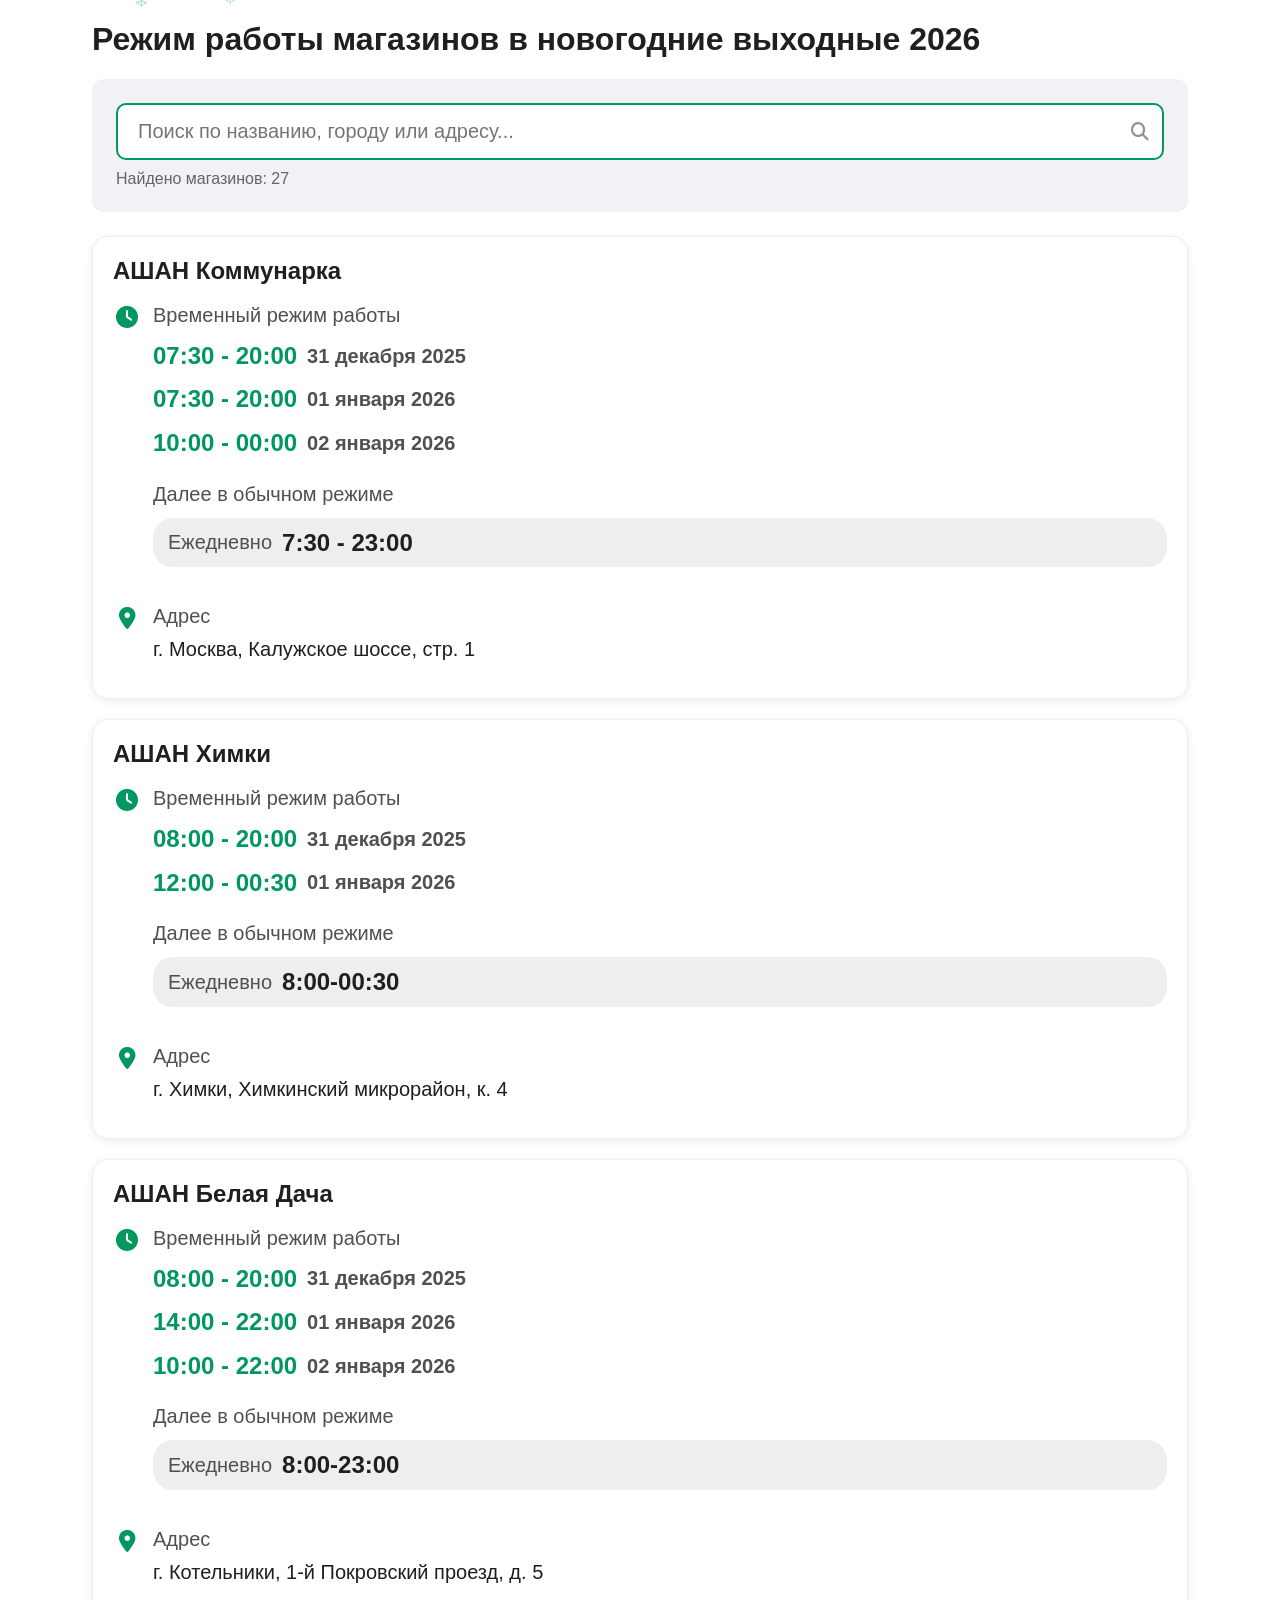
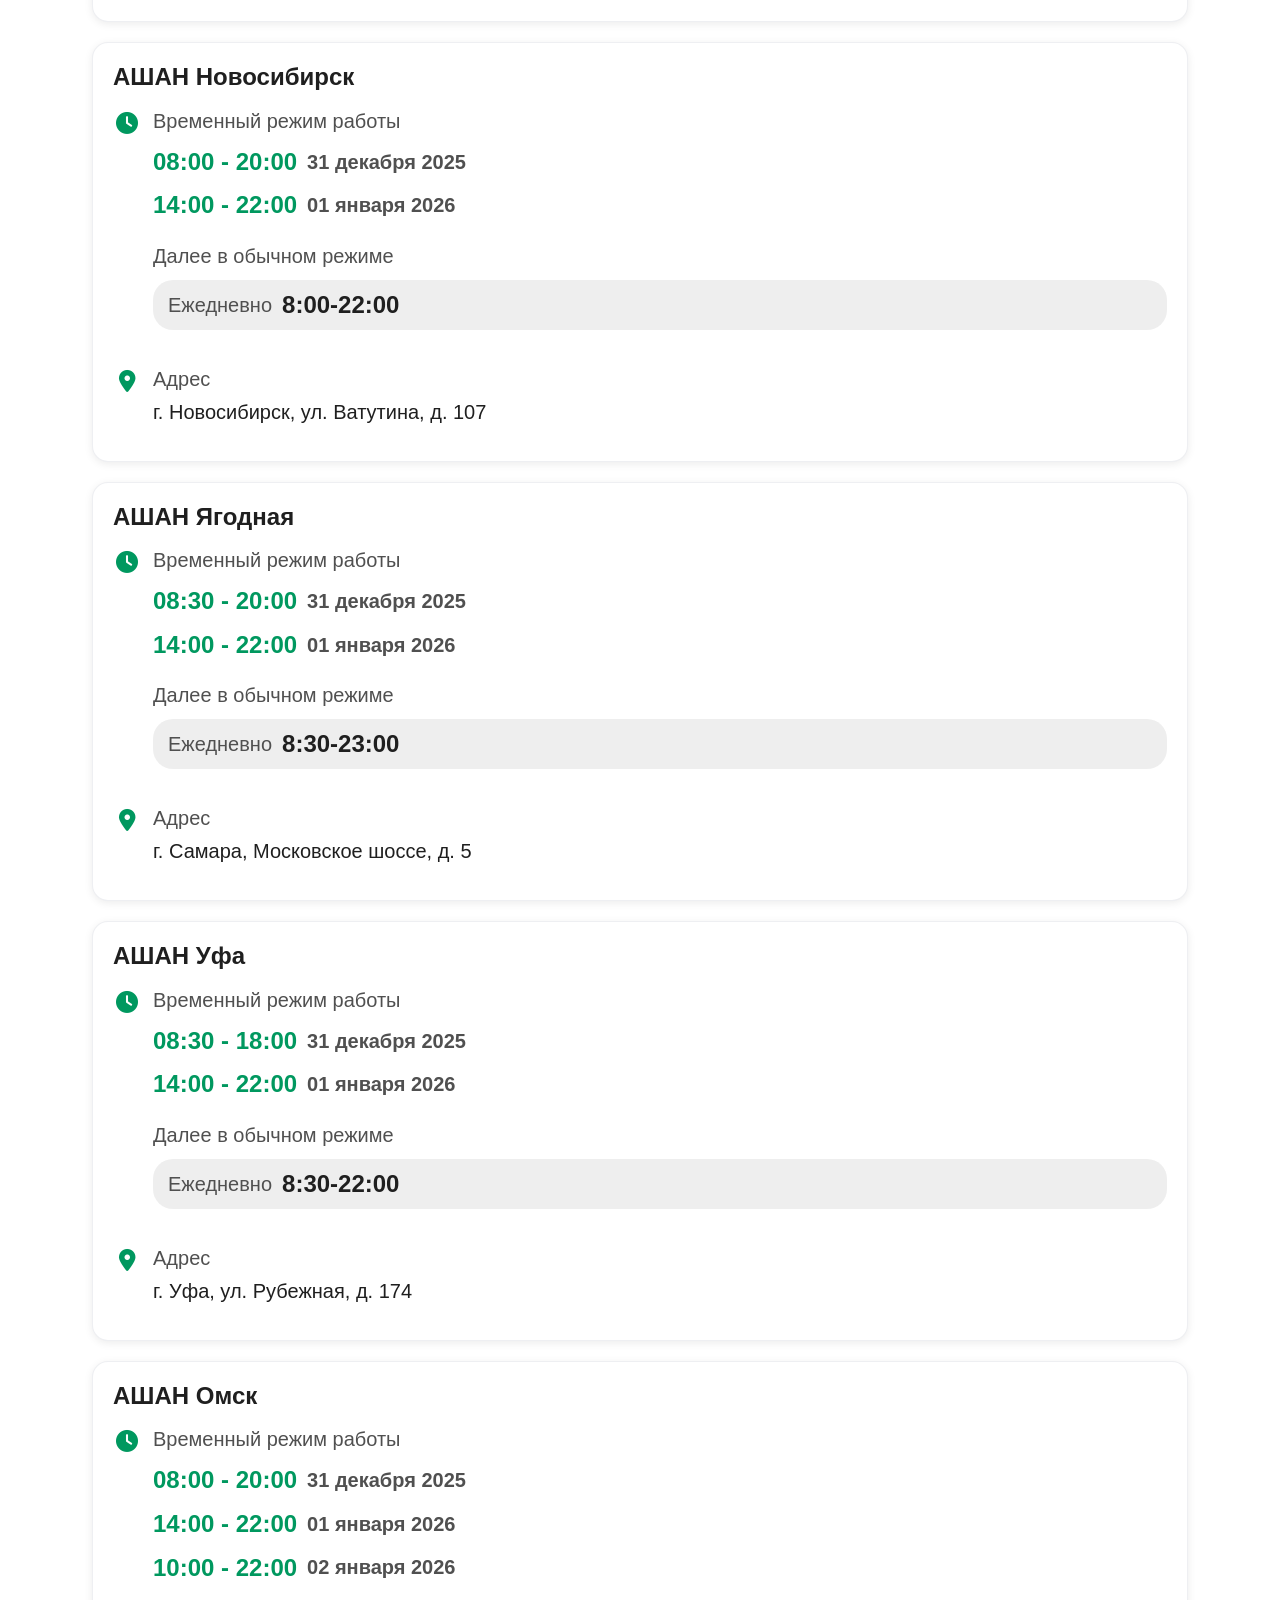
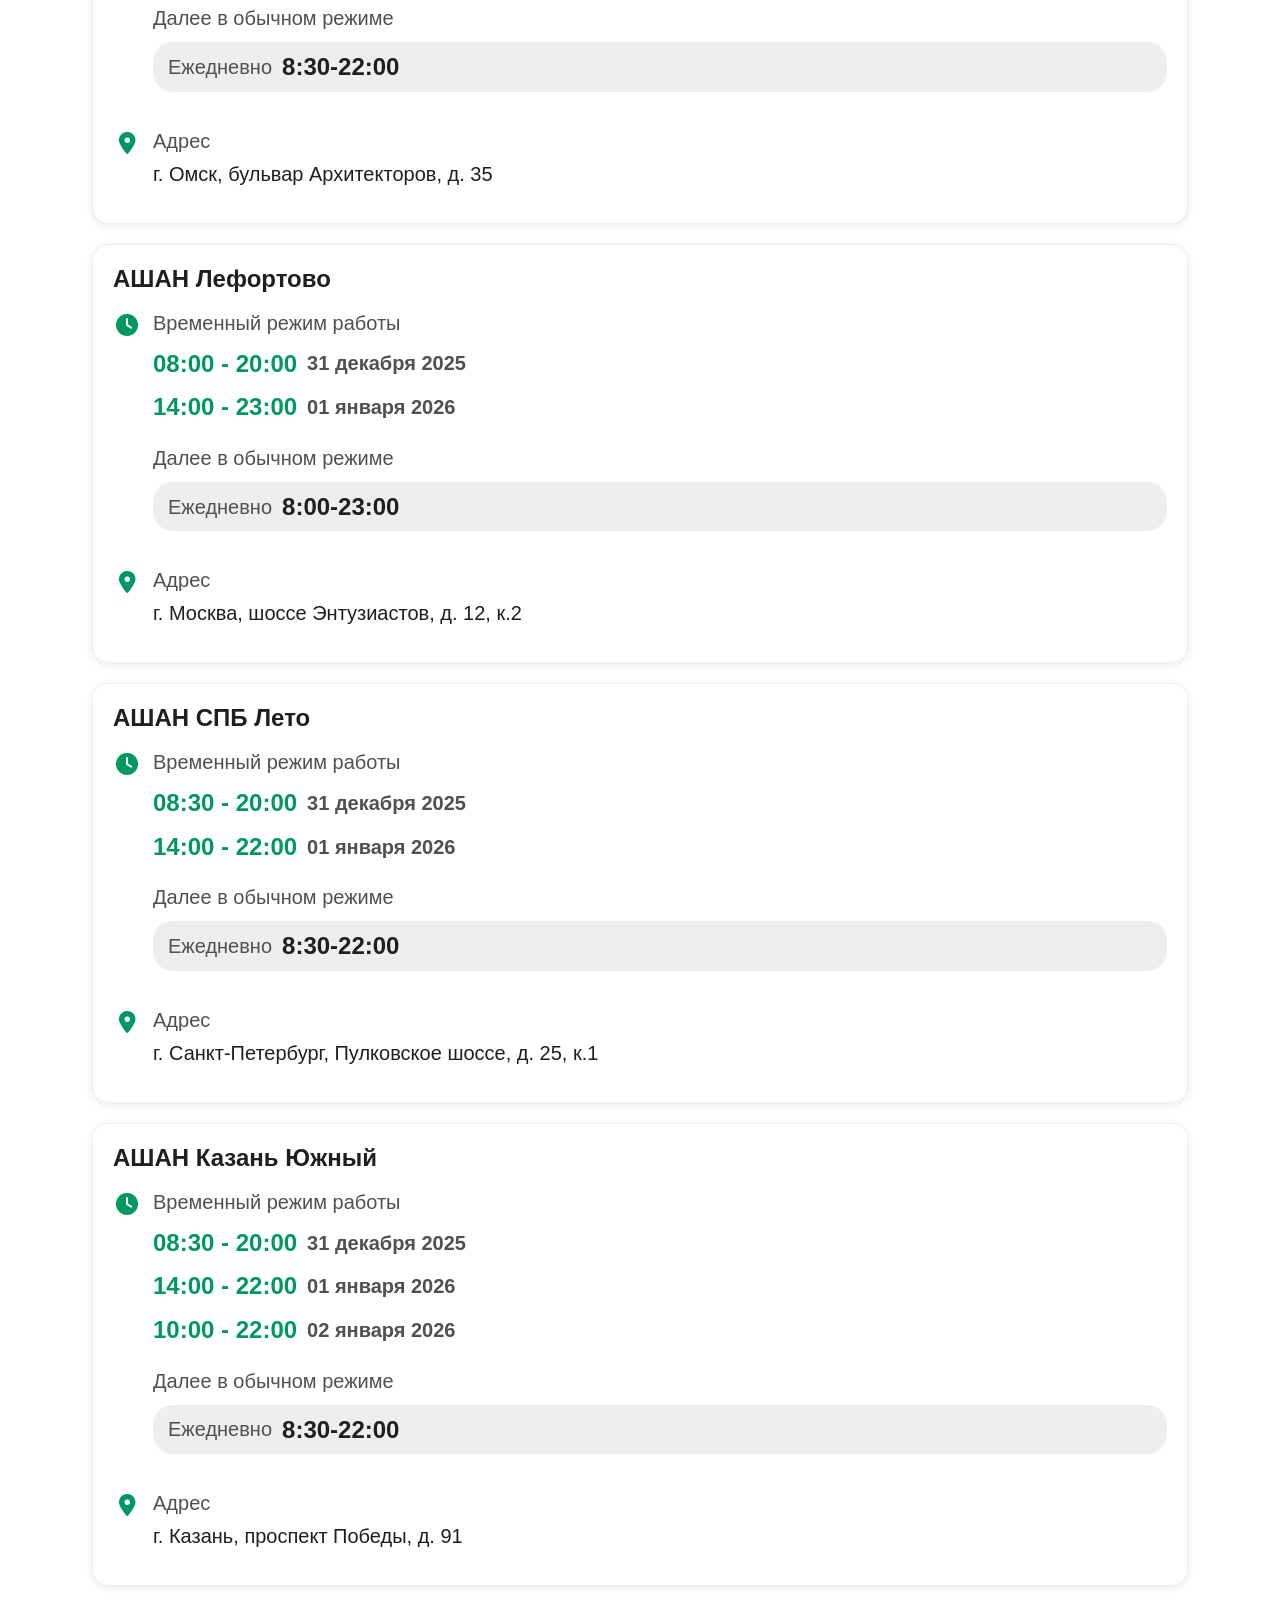
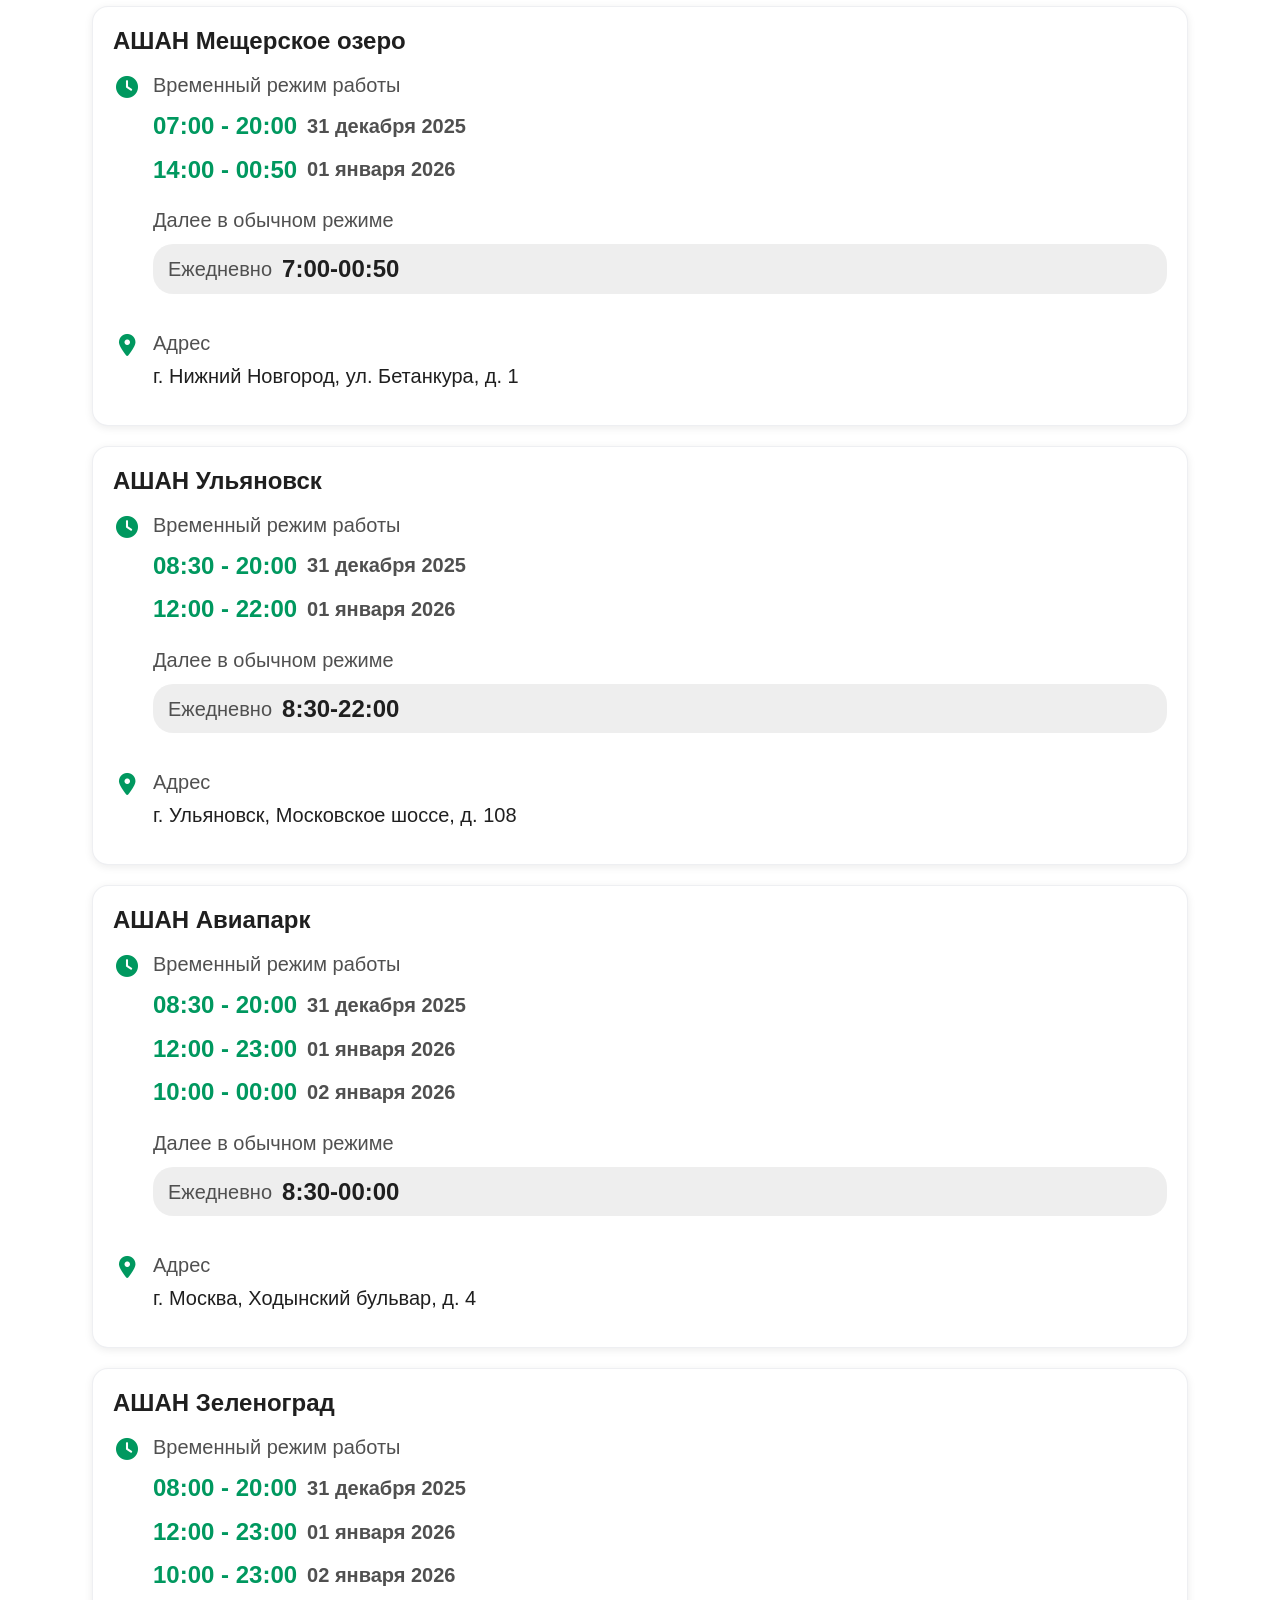
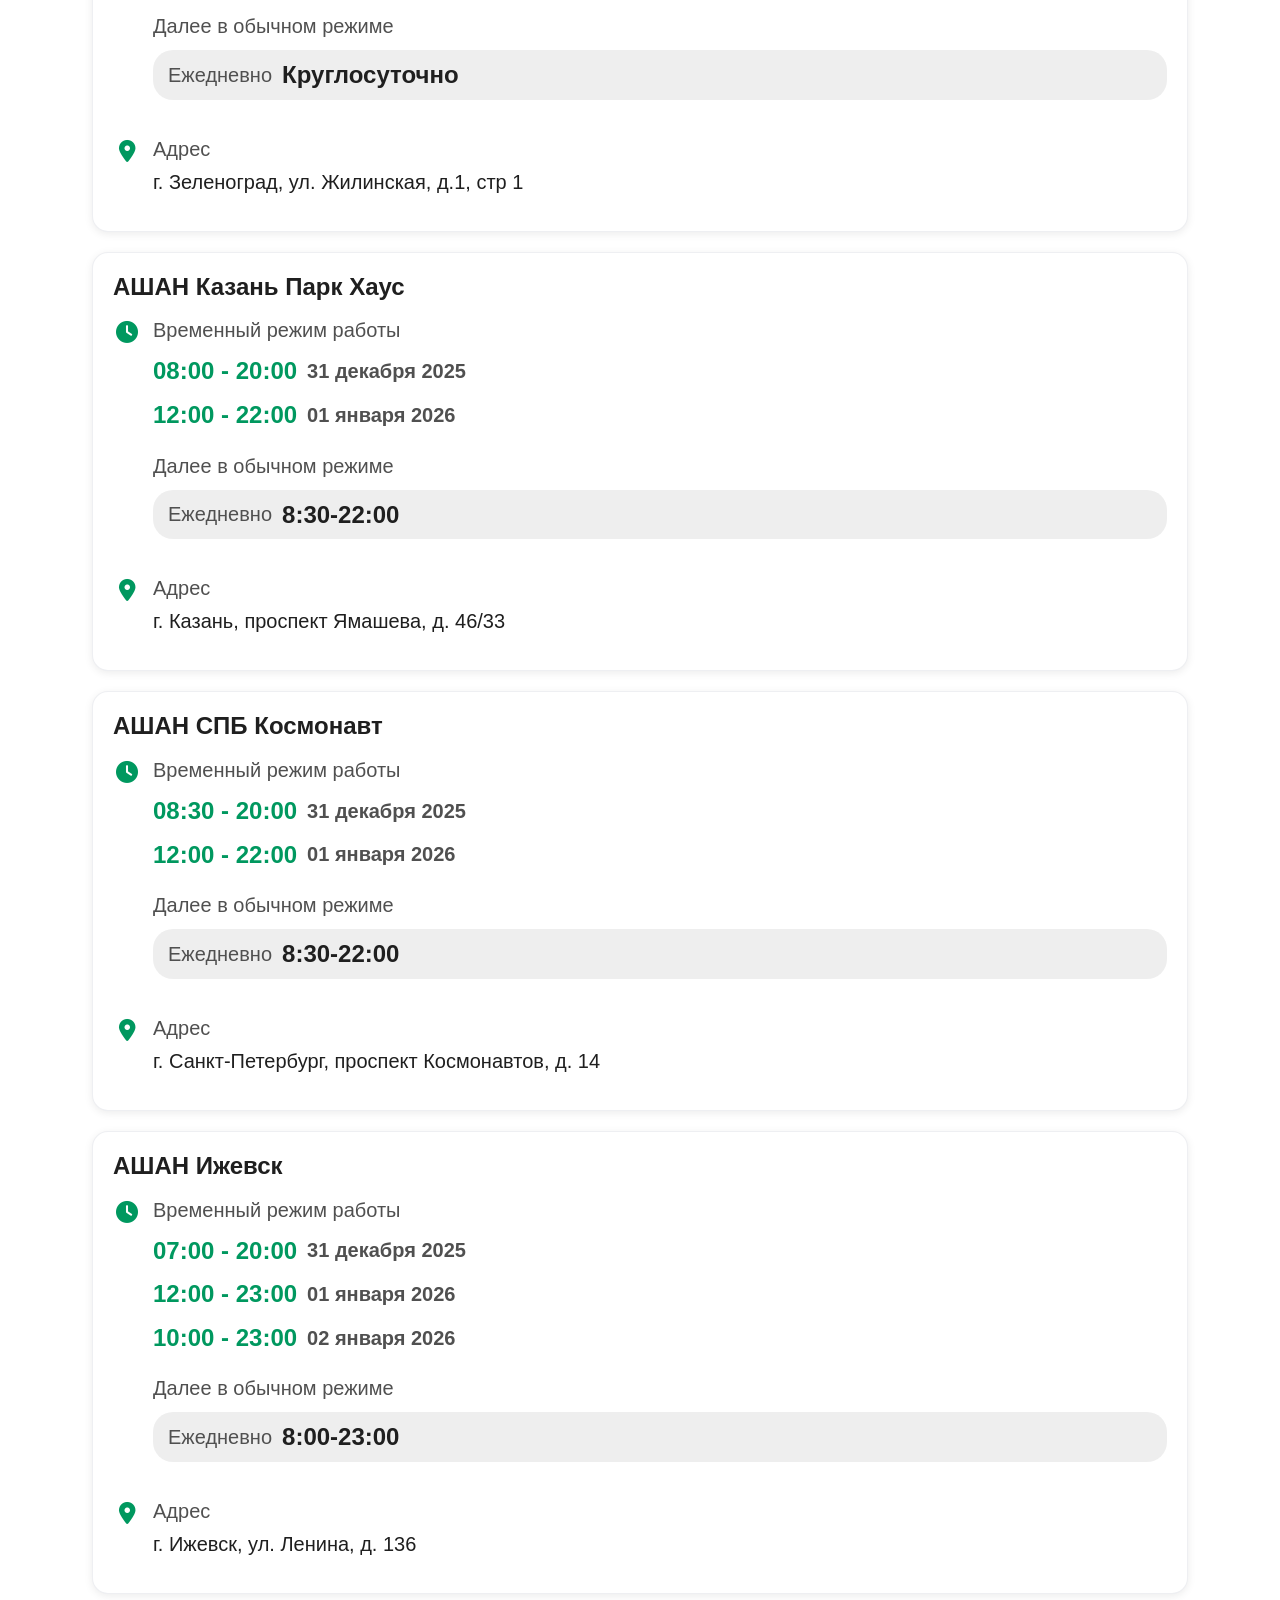
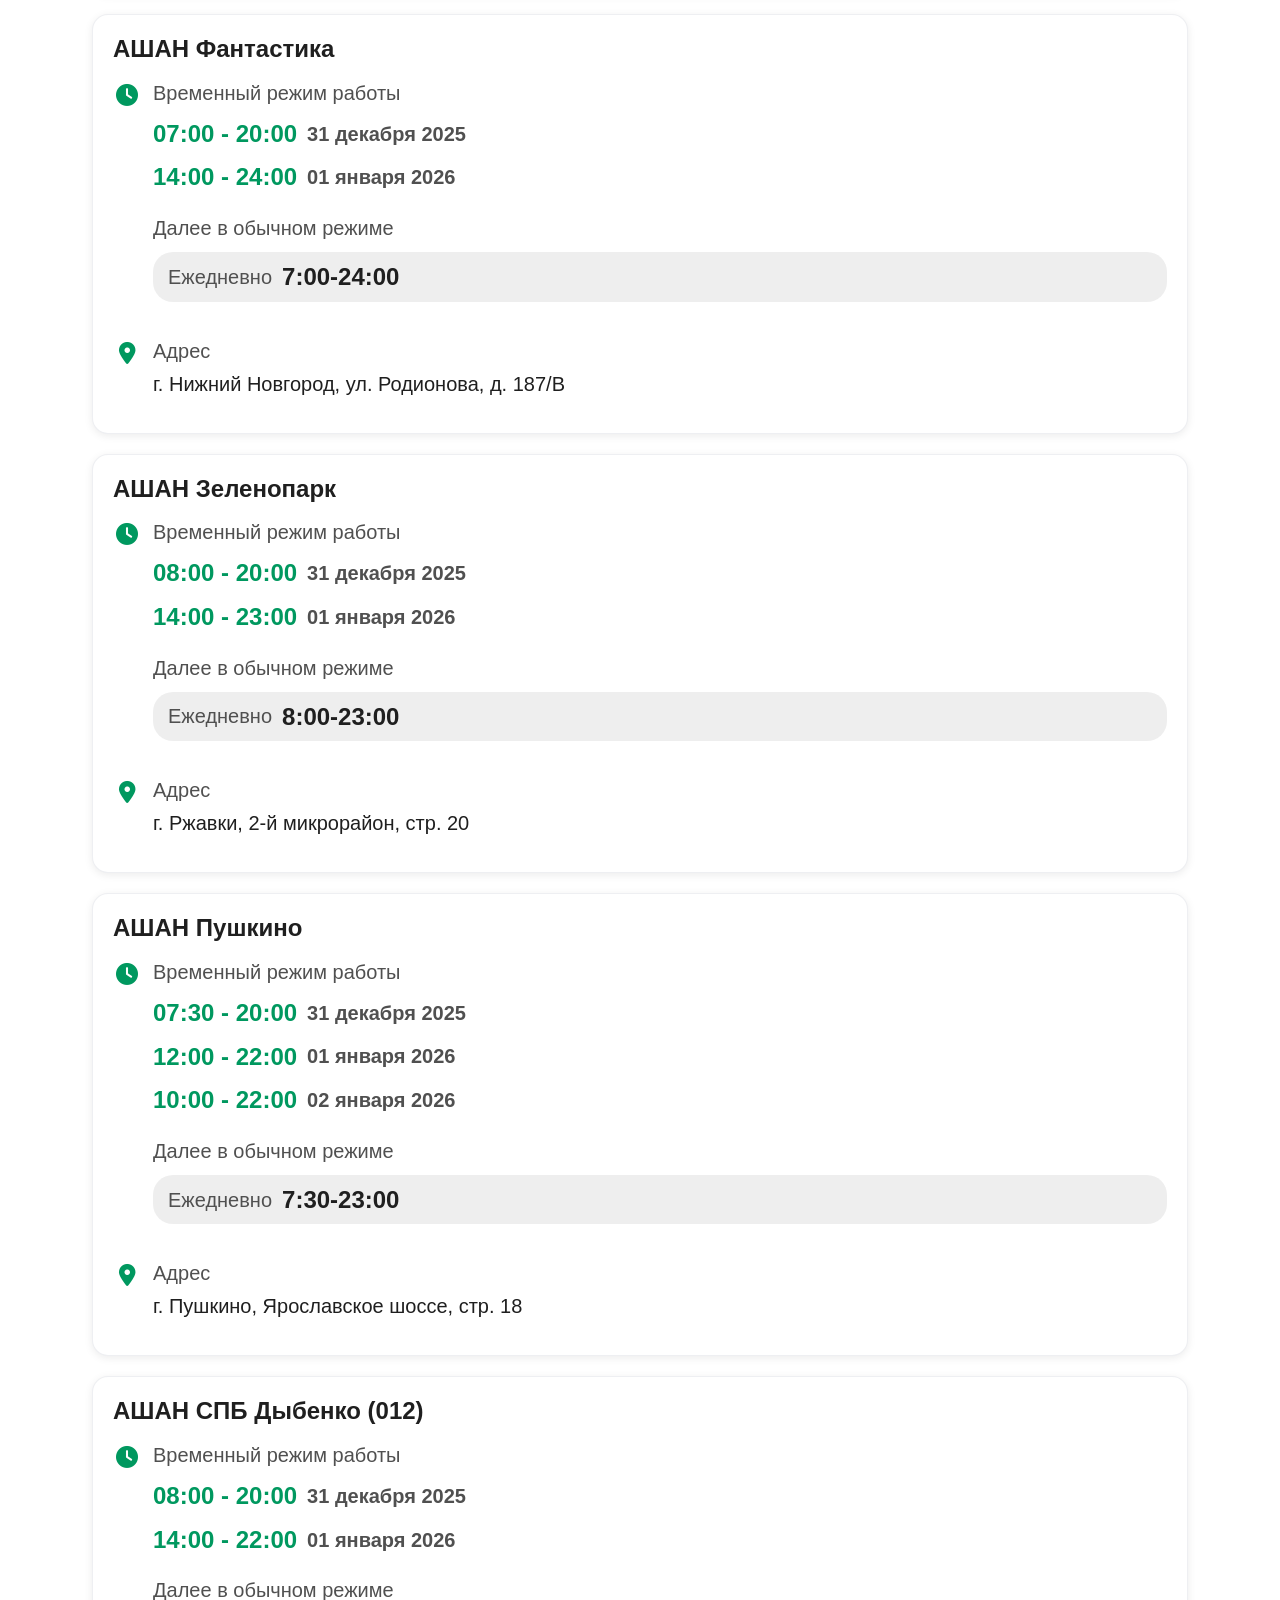
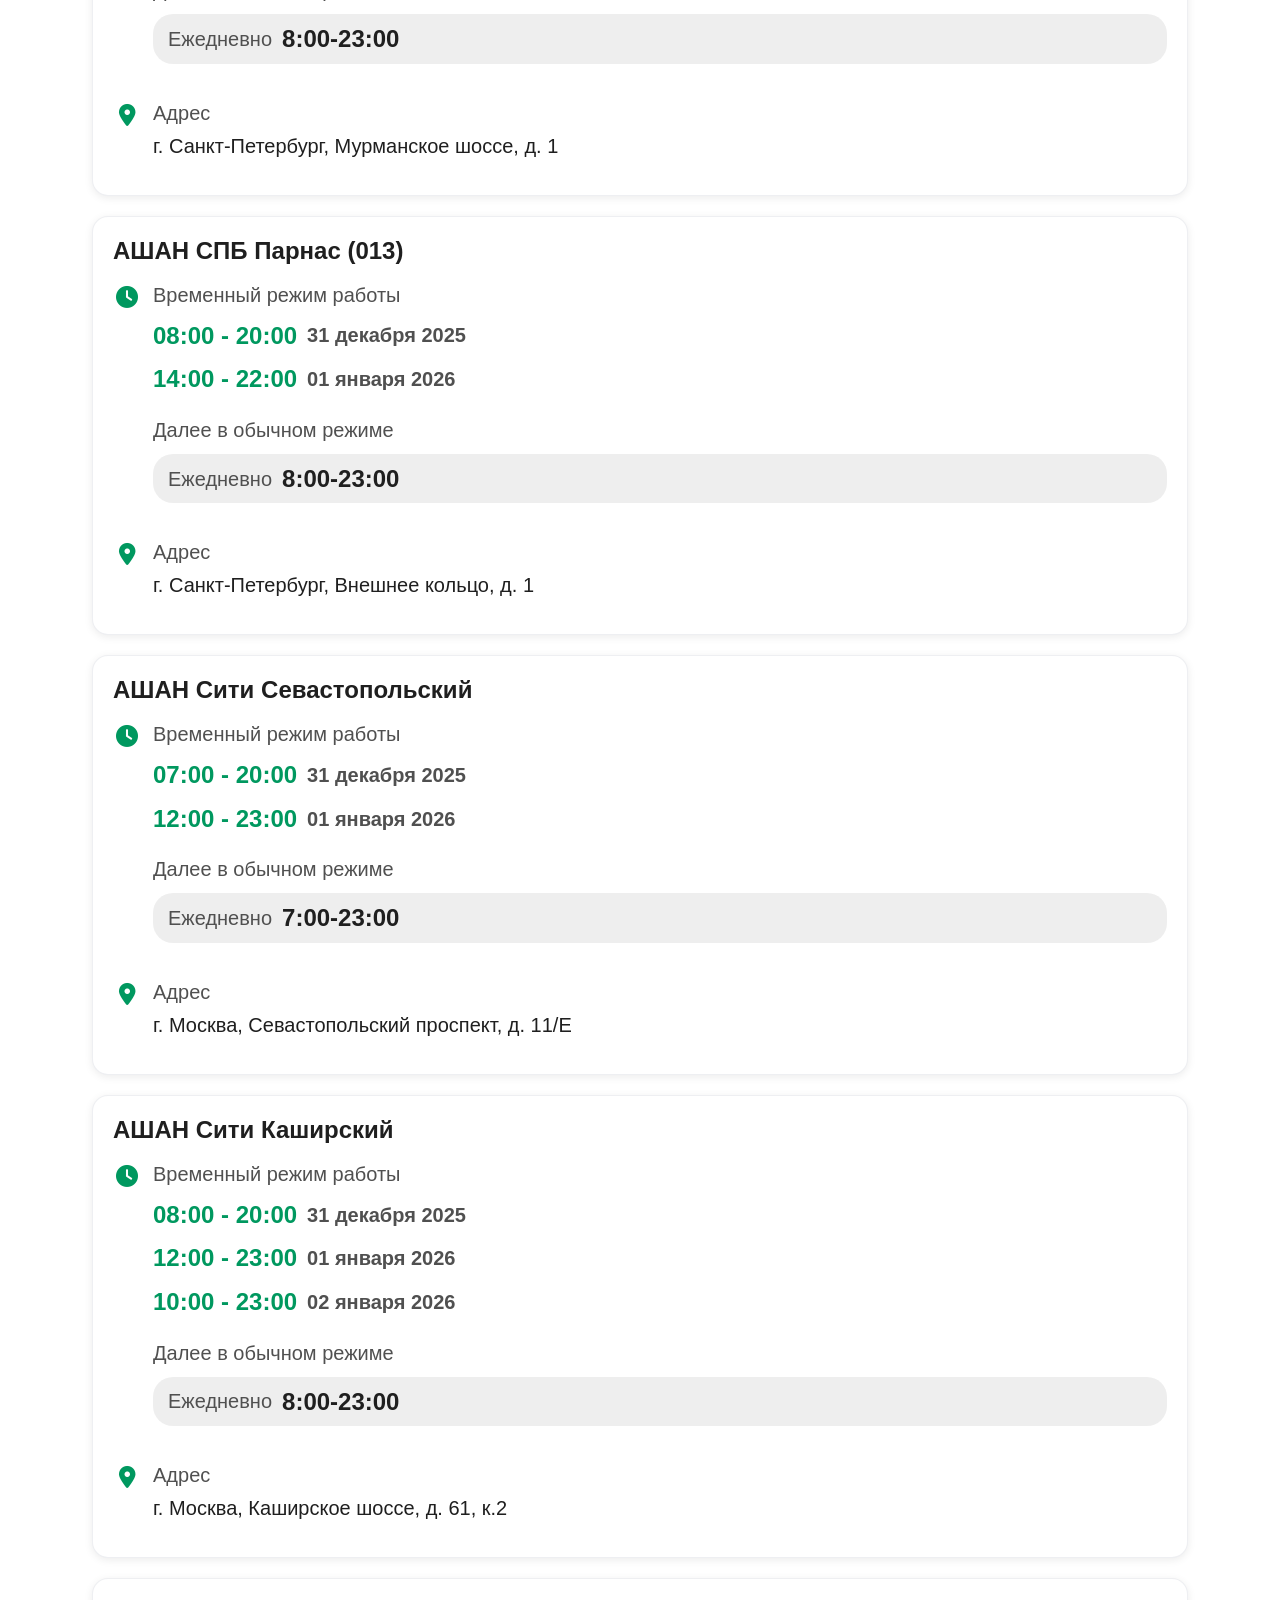
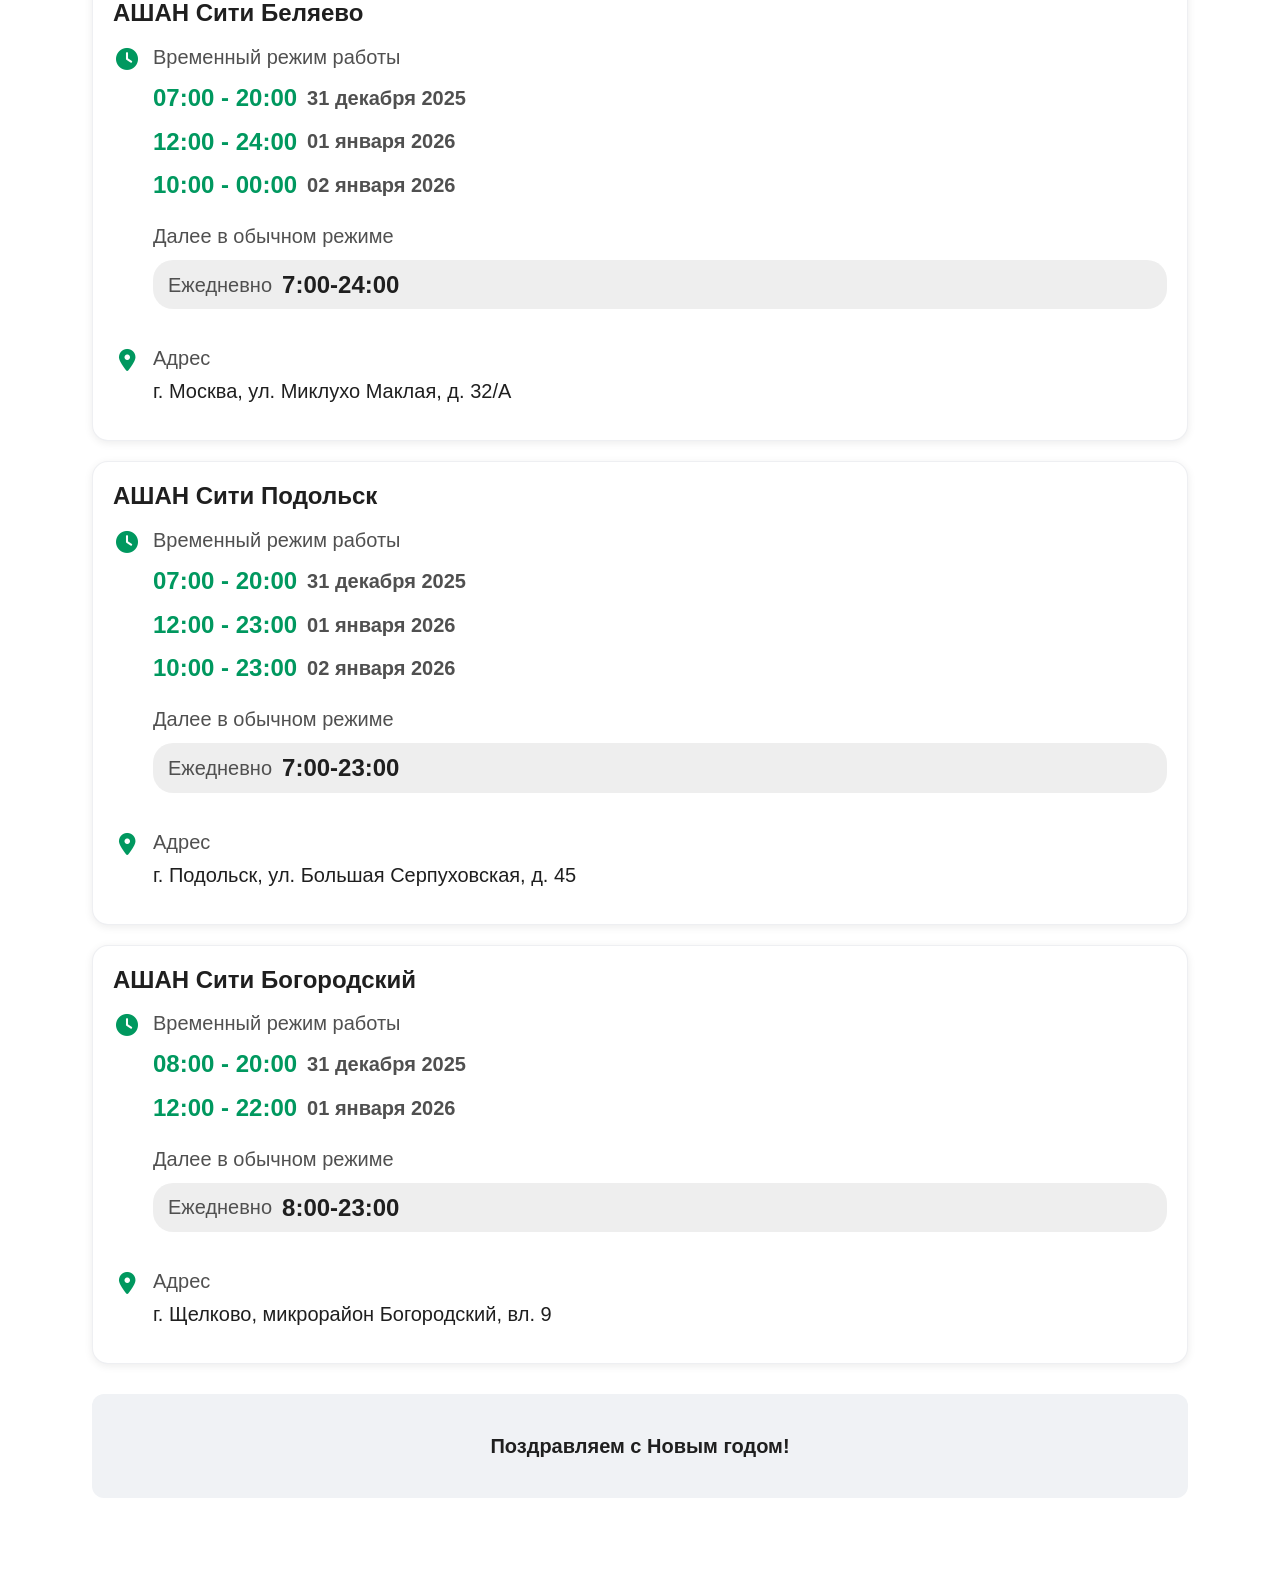
<file: auchan_2026.html>
<!DOCTYPE html>
<html lang="ru">
<head>
    <meta charset="UTF-8">
    <meta content="width=device-width, initial-scale=1" name="viewport">
    <title>Режим работы магазинов на Новый год 2026</title>
    <link rel="stylesheet" href="https://cdnjs.cloudflare.com/ajax/libs/font-awesome/6.4.0/css/all.min.css">

    <style>
        /*-------------------------------------ОБЩИЕ СТИЛИ-------------------------------------*/

        @font-face {
            font-family: "Raleway";
            font-style: normal;
            font-weight: 700;
            src: url("https://www.auchan.ru/storage/infopage_z1OsJG9a/Raleway-Bold.woff2") format("woff2"), url("https://www.auchan.ru/storage/infopage_z1OsJG9a/Raleway-Bold.ttf") format("ttf");
        }

        @font-face {
            font-family: "Raleway";
            font-style: normal;
            font-weight: 500;
            src: url("https://www.auchan.ru/storage/infopage_z1OsJG9a/Raleway-Medium.woff2") format("woff2"), url("https://www.auchan.ru/storage/infopage_z1OsJG9a/Raleway-Medium.ttf") format("ttf");
        }

        @font-face {
            font-family: "Raleway";
            font-style: normal;
            font-weight: 600;
            src: url("https://www.auchan.ru/storage/infopage_z1OsJG9a/Raleway-SemiBold.woff2") format("woff2"), url("https://www.auchan.ru/storage/infopage_z1OsJG9a/Raleway-SemiBold.ttf") format("ttf");
        }

        body {
            padding: 0;
            margin: 0;
            background-color: #f5f5f5;
        }

        .land * {
            text-size-adjust: none;
            -webkit-text-size-adjust: none;
            -moz-text-size-adjust: none;
            -ms-text-size-adjust: none;
        }

        .land p strong,
        .land p a,
        .land a {
            font-size: inherit;
            color: inherit;
            line-height: inherit;
        }
        .land a {
            font-weight: inherit;
            text-decoration: underline;
        }

        .land ul li,
        .land ol li {
            margin: 0;
        }

        .land {
            width: 100%;
            margin: 0 auto;
            padding: 0px;
            box-sizing: border-box;
            position: relative;
            display: block;
            overflow: hidden;
            z-index: 1;
            font-weight: 500;
            font-size: 20px;
            background-color: rgba(255, 255, 255, 1);
            color: rgb(31, 31, 31);
            font-family: "Raleway", Arial, Helvetica, sans-serif;

            --var-green: rgba(208, 235, 223, 1);
            --var-gray: rgba(240, 242, 245, 1);
            --var-darkgreen: rgba(0, 152, 95, 1);
            --var-smallText: 12px;
            --var-middleText: 14px;
            --var-headerSmall: 18px;
            --var-headerBig: 20px;
        }

        .land h2 {
            color: inherit;
            line-height: 1.15;
            margin: 0 0 24px;
        }
        .land p {
            color: inherit;
            line-height: 1.2;
        }
        .land strong {
            font-weight: bolder;
            font-size: inherit;
        }
        .land .section {
            padding: 24px 16px;
            width: 98%;
            max-width: 360px;
            margin: 0 auto 46px;
            box-sizing: border-box;
            border-radius: 16px;
        }
        .land .title {
            font-size: var(--var-headerSmall);
            font-weight: 900;
            margin: 0 0 24px;
            position: relative;
        }
        .land .title-big {
            font-size: var(--var-headerBig);
            margin: 0 0 16px;
        }
        .land .section-1 {
            margin-top: 40px;
        }
        .section-1 ul {
            margin: 0 0 24px;
            padding: 0;
        }
        .section-1 ul li {
            font-size: var(--var-middleText);
            list-style: none;
            line-height: 18px;
            padding-left: 32px;
            min-height: 24px;
            display: flex;
            align-items: center;
            justify-content: flex-start;
            background: left top / 24px url(https://www.auchan.ru/storage/infopage_5s4rNIef/chevronSucc.svg) no-repeat;
            margin-bottom: 12px;
        }
        .section .title::before {
            width: 24px;
            content: '';
            position: absolute;
            height: 20px;
            background: left top / 24px url(https://www.auchan.ru/storage/infopage_5s4rNIef/bird-red.svg) no-repeat;
            left: 38px;
            top: -10px;
        }

        /*-------------------------------------ПОИСК-------------------------------------*/

        .search-container {
            background-color: var(--var-gray);
            border-radius: 12px;
            padding: 20px;
            margin-bottom: 24px;
            position: relative;
        }

        .search-wrapper {
            position: relative;
            width: 100%;
            display: flex;
            align-items: center;
        }

        .search-input {
            width: 100%;
            padding: 15px 140px 15px 20px;
            font-family: "Raleway", Arial, Helvetica, sans-serif;
            font-size: var(--var-middleText);
            border: 2px solid rgba(221, 224, 230, 1);
            border-radius: 10px;
            box-sizing: border-box;
            outline: none;
            transition: border-color 0.3s ease;
            background-color: #ffffff;
        }

        .search-input:focus {
            border-color: var(--var-darkgreen);
        }

        .search-icon {
            position: absolute;
            right: 15px;
            top: 50%;
            transform: translateY(-50%);
            color: rgba(100, 100, 100, 0.7);
            font-size: 18px;
            pointer-events: none;
        }

        .results-info {
            font-size: var(--var-smallText);
            color: rgba(100, 100, 100, 1);
            margin-top: 10px;
            display: flex;
            justify-content: space-between;
            align-items: center;
        }

        /*-------------------------------------КНОПКА ОЧИСТИТЬ-------------------------------------*/

        #clearSearchBtn {
            position: absolute;
            right: 45px;
            top: 50%;
            transform: translateY(-50%);
            display: none;
            align-items: center;
            justify-content: center;
            gap: 5px;
            padding: 6px 12px;
            background-color: rgba(200, 200, 200, 0.5);
            border: none;
            border-radius: 6px;
            cursor: pointer;
            color: rgba(80, 80, 80, 1);
            font-family: "Raleway", Arial, Helvetica, sans-serif;
            font-size: 11px;
            font-weight: 600;
            transition: background-color 0.2s ease, color 0.2s ease;
            white-space: nowrap;
        }

        #clearSearchBtn.show {
            display: flex;
        }

        #clearSearchBtn:hover {
            background-color: #00985F;
            color: #ffffff;
        }

        #clearSearchBtn i {
            font-size: 10px;
        }

        /*-------------------------------------КАРТОЧКИ МАГАЗИНОВ-------------------------------------*/

        .store-cards-container {
            display: flex;
            flex-direction: column;
            gap: 20px;
            margin-top: 20px;
        }

        .store-card {
            background-color: white;
            border-radius: 16px;
            padding: 20px;
            box-shadow: 0 2px 8px rgba(0, 0, 0, 0.08);
            border: 1px solid rgba(221, 224, 230, 0.5);
            transition: transform 0.3s ease, box-shadow 0.3s ease;
        }

        .store-card:hover {
            transform: translateY(-3px);
            box-shadow: 0 4px 16px rgba(0, 0, 0, 0.12);
        }

        .store-name {
            font-size: var(--var-headerSmall);
            font-weight: 700;
            color: rgb(31, 31, 31);
            margin-bottom: 15px;
            line-height: 1.2;
        }

        .info-item {
            display: flex;
            align-items: flex-start;
            margin-bottom: 15px;
        }

        .info-icon {
            width: 24px;
            height: 24px;
            min-width: 24px;
            margin-right: 12px;
            color: var(--var-darkgreen);
            flex-shrink: 0;
            display: flex;
            align-items: center;
            justify-content: center;
            margin-top: 2px;
        }

        .info-icon i {
            font-size: 18px;
        }

        .info-content {
            flex: 1;
            font-size: var(--var-middleText);
            line-height: 1.4;
        }

        .schedule-block {
            margin-bottom: 20px;
        }

        .schedule-title {
            font-size: var(--var-middleText);
            color: rgba(80, 80, 80, 1);
            margin-bottom: 10px;
        }

        .schedule-item {
            display: flex;
            align-items: center;
            margin-bottom: 10px;
        }

        .schedule-time {
            font-weight: 700;
            font-size: var(--var-headerSmall);
            color: var(--var-darkgreen);
            margin-right: 10px;
        }

        .schedule-date {
            font-size: var(--var-middleText);
            color: rgba(80, 80, 80, 1);
            font-weight: bold;
        }

        .normal-schedule {
            background-color: rgba(200, 200, 200, 0.3);
            border-radius: 20px;
            padding: 8px 15px;
            display: flex;
            align-items: center;
            margin-bottom: 20px;
        }

        .normal-schedule-label {
            font-size: var(--var-middleText);
            color: rgba(80, 80, 80, 1);
            margin-right: 10px;
        }

        .normal-schedule-time {
            font-weight: 700;
            font-size: var(--var-headerSmall);
            color: rgb(31, 31, 31);
        }

        .address-block {
            margin-top: 0;
        }

        .address-title {
            font-size: var(--var-middleText);
            color: rgba(80, 80, 80, 1);
            margin-bottom: 5px;
        }

        .address-value {
            font-size: var(--var-middleText);
            color: rgb(31, 31, 31);
        }

        .no-results {
            text-align: center;
            padding: 40px 20px;
            background-color: var(--var-gray);
            border-radius: 12px;
            color: rgba(100, 100, 100, 1);
        }

        .no-results-icon {
            font-size: 48px;
            color: rgba(200, 200, 200, 1);
            margin-bottom: 20px;
        }

        .no-results-text {
            font-size: var(--var-middleText);
        }

        .contact-email {
            margin-top: 30px;
            padding: 20px;
            background-color: var(--var-gray);
            border-radius: 12px;
            text-align: center;
            font-size: var(--var-middleText);
        }

        /*-------------------------------------КНОПКА НАВЕРХ-------------------------------------*/

        #scrollTopBtn {
            position: fixed;
            bottom: 20px;
            right: 20px;
            display: flex;
            align-items: center;
            justify-content: center;
            gap: 8px;
            padding: 14px 22px;
            background-color: #00985F;
            color: #ffffff;
            border-radius: 30px;
            cursor: pointer;
            box-shadow: 0 4px 15px rgba(0, 0, 0, 0.3);
            z-index: 1001;
            opacity: 0;
            visibility: hidden;
            transform: translateY(20px);
            transition: opacity 0.3s ease, visibility 0.3s ease, transform 0.3s ease, background-color 0.2s ease, box-shadow 0.2s ease;
            font-family: "Raleway", Arial, Helvetica, sans-serif;
            font-size: 14px;
            font-weight: 600;
            border: 2px solid rgba(255, 255, 255, 0.3);
            text-decoration: none;
        }

        #scrollTopBtn.show {
            opacity: 1;
            visibility: visible;
            transform: translateY(0);
        }

        #scrollTopBtn:hover {
            background-color: #007a4d;
            box-shadow: 0 6px 20px rgba(0, 0, 0, 0.4);
            border-color: rgba(255, 255, 255, 0.5);
        }

        #scrollTopBtn i {
            font-size: 14px;
            color: #ffffff;
        }

        #scrollTopBtn .btn-text {
            color: #ffffff;
        }

        /*-------------------------------------МЕДИА-ЗАПРОСЫ-------------------------------------*/

        @media (min-width: 768px) {
            .land .section {
                max-width: 760px;
            }

            .search-input {
                padding-right: 160px;
            }

            #clearSearchBtn {
                font-size: 12px;
                padding: 8px 14px;
                right: 50px;
            }
        }

        @media (min-width: 1200px) {
            .land {
                --var-smallText: 16px;
                --var-middleText: 20px;
                --var-headerSmall: 24px;
                --var-headerBig: 32px;
            }

            .land .section {
                max-width: 1096px;
                margin-bottom: 80px;
                padding: 0;
            }

            .land .section .container {
                padding: 40px;
                width: 100%;
                box-sizing: border-box;
            }

            .land .title {
                line-height: 1;
            }

            .section .title::before {
                width: 32px;
                height: 27px;
                left: 87px;
                top: -11px;
                background-size: contain;
            }

            .land .title {
                margin-bottom: 40px;
            }

            .land .title-big {
                margin-bottom: 24px;
            }

            .section .title-big::before {
                top: -8px;
            }

            .search-container {
                padding: 24px;
            }

            .search-input {
                padding-right: 180px;
            }

            #clearSearchBtn {
                font-size: 14px;
                padding: 10px 16px;
                right: 55px;
            }

            #clearSearchBtn i {
                font-size: 12px;
            }

            .info-icon {
                width: 28px;
                height: 28px;
                min-width: 28px;
            }

            .info-icon i {
                font-size: 22px;
            }
        }

        @media (max-width: 480px) {
            /* Кнопка Наверх на мобильных */
            #scrollTopBtn {
                width: 56px;
                height: 56px;
                padding: 0;
                border-radius: 50%;
                background-color: #00985F;
            }

            #scrollTopBtn .btn-text {
                display: none;
            }

            #scrollTopBtn i {
                font-size: 18px;
                color: #ffffff;
            }

            /* Кнопка Очистить на мобильных */
            #clearSearchBtn .btn-clear-text {
                display: none;
            }

            .search-input {
                padding-right: 90px;
            }

            #clearSearchBtn {
                padding: 8px 10px;
                right: 40px;
            }
        }

        /*-------------------------------------СНЕЖИНКИ-------------------------------------*/

        .snowflake {
            position: fixed;
            top: -10px;
            z-index: 1000;
            color: #b0e0e6;
            font-size: 1em;
            font-family: Arial;
            text-shadow: 0 0 5px rgba(255, 255, 255, 0.8);
            pointer-events: none;
            user-select: none;
            animation-name: fall;
            animation-timing-function: linear;
            animation-iteration-count: infinite;
        }

        @keyframes fall {
            0% {
                transform: translateY(-10px) rotate(0deg);
                opacity: 1;
            }
            100% {
                transform: translateY(100vh) rotate(360deg);
                opacity: 0;
            }
        }

    </style>
</head>
<body>
    <div class="land">
        <div class="content">
            <div class="section section-6">
                <br>
                <h2 class="title title-big">Режим работы магазинов в новогодние выходные 2026</h2>

                <div class="intro-block search-container">
                    <div class="search-wrapper">
                        <input type="text" id="searchInput" class="search-input" placeholder="Поиск по названию, городу или адресу...">
                        <!-- Кнопка очистки внутри строки поиска -->
                        <button type="button" id="clearSearchBtn">
                            <i class="fas fa-times"></i>
                            <span class="btn-clear-text">Очистить</span>
                        </button>
                        <div class="search-icon">
                            <i class="fas fa-search"></i>
                        </div>
                    </div>
                    <div class="results-info">
                        <span id="resultsCount">Загружаем магазины</span>
                        <span id="searchHint"></span>
                    </div>
                </div>

                <div id="storesContainer" class="store-cards-container">
                    <!-- Карточки магазинов будут загружены здесь -->
                </div>

                <div id="noResults" class="no-results" style="display: none;">
                    <div class="no-results-icon">
                        <i class="fas fa-store-slash"></i>
                    </div>
                    <div class="no-results-text">
                        Магазины не найдены. Попробуйте изменить поисковый запрос.
                    </div>
                </div>

                <div class="contact-email">
                    <p><strong>Поздравляем с Новым годом!</p>
                </div>
            </div>
        </div>
    </div>

    <!-- Кнопка "Наверх" с текстом и иконкой -->
    <button type="button" id="scrollTopBtn">
        <i class="fas fa-arrow-up"></i>
        <span class="btn-text">Наверх</span>
    </button>

    <script>
        // Данные магазинов с адресами и режимами работы
        const stores = [
    {
        "code": "002",
        "name": "АШАН Коммунарка",
        "city": "Москва",
        "address": "Калужское шоссе, стр. 1",
        "schedule": "31 декабря 2025: 07:30 - 20:00  01 января 2026: 07:30 - 20:00  02 января 2026: 10:00 - 00:00",
        "schedule_1": "Ежедневно: 7:30 - 23:00"
    },
    {
        "code": "005",
        "name": "АШАН Химки",
        "city": "Химки",
        "address": "Химкинский микрорайон, к. 4",
        "schedule": "31 декабря 2025: 08:00 - 20:00  01 января 2026: 12:00 - 00:30",
        "schedule_1": "Ежедневно: 8:00-00:30"
    },
    {
        "code": "014",
        "name": "АШАН Белая Дача",
        "city": "Котельники",
        "address": "1-й Покровский проезд, д. 5",
        "schedule": "31 декабря 2025: 08:00 - 20:00  01 января 2026: 14:00 - 22:00  02 января 2026: 10:00 - 22:00",
        "schedule_1": "Ежедневно: 8:00-23:00"
    },
    {
        "code": "016",
        "name": "АШАН Новосибирск",
        "city": "Новосибирск",
        "address": "ул. Ватутина, д. 107",
        "schedule": "31 декабря 2025: 08:00 - 20:00  01 января 2026: 14:00 - 22:00",
        "schedule_1": "Ежедневно: 8:00-22:00"
    },
    {
        "code": "018",
        "name": "АШАН Ягодная",
        "city": "Самара",
        "address": "Московское шоссе, д. 5",
        "schedule": "31 декабря 2025: 08:30 - 20:00  01 января 2026: 14:00 - 22:00",
        "schedule_1": "Ежедневно: 8:30-23:00"
    },
    {
        "code": "025",
        "name": "АШАН Уфа",
        "city": "Уфа",
        "address": "ул. Рубежная, д. 174",
        "schedule": "31 декабря 2025: 08:30 - 18:00  01 января 2026: 14:00 - 22:00",
        "schedule_1": "Ежедневно: 8:30-22:00"
    },
    {
        "code": "026",
        "name": "АШАН Омск",
        "city": "Омск",
        "address": "бульвар Архитекторов, д. 35",
        "schedule": "31 декабря 2025: 08:00 - 20:00  01 января 2026: 14:00 - 22:00  02 января 2026: 10:00 - 22:00",
        "schedule_1": "Ежедневно: 8:30-22:00"
    },
    {
        "code": "027",
        "name": "АШАН Лефортово",
        "city": "Москва",
        "address": "шоссе Энтузиастов, д. 12, к.2",
        "schedule": "31 декабря 2025: 08:00 - 20:00  01 января 2026: 14:00 - 23:00",
        "schedule_1": "Ежедневно: 8:00-23:00"
    },
    {
        "code": "031",
        "name": "АШАН СПБ Лето",
        "city": "Санкт-Петербург",
        "address": "Пулковское шоссе, д. 25, к.1",
        "schedule": "31 декабря 2025: 08:30 - 20:00  01 января 2026: 14:00 - 22:00",
        "schedule_1": "Ежедневно: 8:30-22:00"
    },
    {
        "code": "033",
        "name": "АШАН Казань Южный",
        "city": "Казань",
        "address": "проспект Победы, д. 91",
        "schedule": "31 декабря 2025: 08:30 - 20:00  01 января 2026: 14:00 - 22:00  02 января 2026: 10:00 - 22:00",
        "schedule_1": "Ежедневно: 8:30-22:00"
    },
    {
        "code": "038",
        "name": "АШАН Мещерское озеро",
        "city": "Нижний Новгород",
        "address": "ул. Бетанкура, д. 1",
        "schedule": "31 декабря 2025: 07:00 - 20:00  01 января 2026: 14:00 - 00:50",
        "schedule_1": "Ежедневно: 7:00-00:50"
    },
    {
        "code": "042",
        "name": "АШАН Ульяновск",
        "city": "Ульяновск",
        "address": "Московское шоссе, д. 108",
        "schedule": "31 декабря 2025: 08:30 - 20:00  01 января 2026: 12:00 - 22:00",
        "schedule_1": "Ежедневно: 8:30-22:00"
    },
    {
        "code": "048",
        "name": "АШАН Авиапарк",
        "city": "Москва",
        "address": "Ходынский бульвар, д. 4",
        "schedule": "31 декабря 2025: 08:30 - 20:00  01 января 2026: 12:00 - 23:00  02 января 2026: 10:00 - 00:00",
        "schedule_1": "Ежедневно: 8:30-00:00"
    },
    {
        "code": "053",
        "name": "АШАН Зеленоград",
        "city": "Зеленоград",
        "address": "ул. Жилинская, д.1, стр 1",
        "schedule": "31 декабря 2025: 08:00 - 20:00  01 января 2026: 12:00 - 23:00  02 января 2026: 10:00 - 23:00",
        "schedule_1": "Ежедневно: Круглосуточно"
    },
    {
        "code": "054",
        "name": "АШАН Казань Парк Хаус",
        "city": "Казань",
        "address": "проспект Ямашева, д. 46/33",
        "schedule": "31 декабря 2025: 08:00 - 20:00  01 января 2026: 12:00 - 22:00",
        "schedule_1": "Ежедневно: 8:30-22:00"
    },
    {
        "code": "055",
        "name": "АШАН СПБ Космонавт",
        "city": "Санкт-Петербург",
        "address": "проспект Космонавтов, д. 14",
        "schedule": "31 декабря 2025: 08:30 - 20:00  01 января 2026: 12:00 - 22:00",
        "schedule_1": "Ежедневно: 8:30-22:00"
    },
    {
        "code": "057",
        "name": "АШАН Ижевск",
        "city": "Ижевск",
        "address": "ул. Ленина, д. 136",
        "schedule": "31 декабря 2025: 07:00 - 20:00  01 января 2026: 12:00 - 23:00  02 января 2026: 10:00 - 23:00",
        "schedule_1": "Ежедневно: 8:00-23:00"
    },
    {
        "code": "063",
        "name": "АШАН Фантастика",
        "city": "Нижний Новгород",
        "address": "ул. Родионова, д. 187/В",
        "schedule": "31 декабря 2025: 07:00 - 20:00  01 января 2026: 14:00 - 24:00",
        "schedule_1": "Ежедневно: 7:00-24:00"
    },
    {
        "code": "066",
        "name": "АШАН Зеленопарк",
        "city": "Ржавки",
        "address": "2-й микрорайон, стр. 20",
        "schedule": "31 декабря 2025: 08:00 - 20:00  01 января 2026: 14:00 - 23:00",
        "schedule_1": "Ежедневно: 8:00-23:00"
    },
    {
        "code": "075",
        "name": "АШАН Пушкино",
        "city": "Пушкино",
        "address": "Ярославское шоссе, стр. 18",
        "schedule": "31 декабря 2025: 07:30 - 20:00  01 января 2026: 12:00 - 22:00  02 января 2026: 10:00 - 22:00",
        "schedule_1": "Ежедневно: 7:30-23:00"
    },
    {
        "code": "101",
        "name": "АШАН СПБ Дыбенко (012)",
        "city": "Санкт-Петербург",
        "address": "Мурманское шоссе, д. 1",
        "schedule": "31 декабря 2025: 08:00 - 20:00  01 января 2026: 14:00 - 22:00",
        "schedule_1": "Ежедневно: 8:00-23:00"
    },
    {
        "code": "102",
        "name": "АШАН СПБ Парнас (013)",
        "city": "Санкт-Петербург",
        "address": "Внешнее кольцо, д. 1",
        "schedule": "31 декабря 2025: 08:00 - 20:00  01 января 2026: 14:00 - 22:00",
        "schedule_1": "Ежедневно: 8:00-23:00"
    },
    {
        "code": "701",
        "name": "АШАН Сити Севастопольский",
        "city": "Москва",
        "address": "Севастопольский проспект, д. 11/Е",
        "schedule": "31 декабря 2025: 07:00 - 20:00  01 января 2026: 12:00 - 23:00",
        "schedule_1": "Ежедневно: 7:00-23:00"
    },
    {
        "code": "709",
        "name": "АШАН Сити Каширский",
        "city": "Москва",
        "address": "Каширское шоссе, д. 61, к.2",
        "schedule": "31 декабря 2025: 08:00 - 20:00  01 января 2026: 12:00 - 23:00  02 января 2026: 10:00 - 23:00",
        "schedule_1": "Ежедневно: 8:00-23:00"
    },
    {
        "code": "711",
        "name": "АШАН Сити Беляево",
        "city": "Москва",
        "address": "ул. Миклухо Маклая, д. 32/А",
        "schedule": "31 декабря 2025: 07:00 - 20:00  01 января 2026: 12:00 - 24:00  02 января 2026: 10:00 - 00:00",
        "schedule_1": "Ежедневно: 7:00-24:00"
    },
    {
        "code": "712",
        "name": "АШАН Сити Подольск",
        "city": "Подольск",
        "address": "ул. Большая Серпуховская, д. 45",
        "schedule": "31 декабря 2025: 07:00 - 20:00  01 января 2026: 12:00 - 23:00  02 января 2026: 10:00 - 23:00",
        "schedule_1": "Ежедневно: 7:00-23:00"
    },
    {
        "code": "741",
        "name": "АШАН Сити Богородский",
        "city": "Щелково",
        "address": "микрорайон Богородский, вл. 9",
        "schedule": "31 декабря 2025: 08:00 - 20:00  01 января 2026: 12:00 - 22:00",
        "schedule_1": "Ежедневно: 8:00-23:00"
    }
];

        // Функция для создания HTML карточки магазина
        function createStoreCard(store) {
            let scheduleHtml = '';
            if (store.schedule) {
                const scheduleParts = store.schedule.split('  ').filter(part => part.trim() !== '');
                scheduleParts.forEach(part => {
                    const match = part.match(/^(.*?):\s*(.+)$/);
                    if (match) {
                        const datePart = match[1].trim();
                        const timePart = match[2].trim();

                        if (timePart === 'не работает') {
                            scheduleHtml += `
                                <div class="schedule-item">
                                    <div class="schedule-time">${timePart}</div>
                                    <div class="schedule-date">${datePart}</div>
                                </div>
                            `;
                        } else {
                            const timeMatch = timePart.match(/(\d{1,2}:\d{2})\s*-\s*(\d{1,2}:\d{2})/);
                            if (timeMatch) {
                                const startTime = timeMatch[1];
                                const endTime = timeMatch[2];
                                scheduleHtml += `
                                    <div class="schedule-item">
                                        <div class="schedule-time">${startTime} - ${endTime}</div>
                                        <div class="schedule-date">${datePart}</div>
                                    </div>
                                `;
                            } else {
                                scheduleHtml += `
                                    <div class="schedule-item">
                                        <div class="schedule-time">${timePart}</div>
                                        <div class="schedule-date">${datePart}</div>
                                    </div>
                                `;
                            }
                        }
                    }
                });
            }

            let normalSchedule = '';
            if (store.schedule_1) {
                const match = store.schedule_1.match(/^(.*?):\s*(.+)$/);
                if (match) {
                    const label = match[1].trim();
                    const timeRange = match[2].trim();
                    normalSchedule = `
                        <div class="normal-schedule">
                            <span class="normal-schedule-label">${label}</span>
                            <span class="normal-schedule-time">${timeRange}</span>
                        </div>
                    `;
                }
            }

            return `
                <div class="store-card" data-code="${store.code}" data-name="${store.name.toLowerCase()}" data-city="${store.city.toLowerCase()}" data-address="${store.address.toLowerCase()}">
                    <div class="store-name">${store.name}</div>
                    
                    <div class="info-item">
                        <div class="info-icon">
                            <i class="fas fa-clock"></i>
                        </div>
                        <div class="info-content">
                            <div class="schedule-block">
                                <div class="schedule-title">Временный режим работы</div>
                                ${scheduleHtml}
                            </div>
                            
                            <div class="schedule-block">
                                <div class="schedule-title">Далее в обычном режиме</div>
                                ${normalSchedule}
                            </div>
                        </div>
                    </div>
                    
                    <div class="info-item">
                        <div class="info-icon">
                            <i class="fas fa-map-marker-alt"></i>
                        </div>
                        <div class="info-content">
                            <div class="address-block">
                                <div class="address-title">Адрес</div>
                                <div class="address-value">г. ${store.city}, ${store.address}</div>
                            </div>
                        </div>
                    </div>
                </div>
            `;
        }

        // Функция для отображения магазинов
        function renderStores(searchTerm = "") {
            const container = document.getElementById('storesContainer');
            const noResults = document.getElementById('noResults');
            const resultsCount = document.getElementById('resultsCount');

            let filteredStores = stores;

            if (searchTerm.trim() !== "") {
                const searchLower = searchTerm.toLowerCase();
                filteredStores = stores.filter(store =>
                    store.name.toLowerCase().includes(searchLower) ||
                    store.city.toLowerCase().includes(searchLower) ||
                    store.address.toLowerCase().includes(searchLower)
                );
            }

            container.innerHTML = "";

            if (filteredStores.length === 0) {
                noResults.style.display = "block";
                resultsCount.textContent = "Магазины не найдены";
                return;
            } else {
                noResults.style.display = "none";
            }

            filteredStores.forEach(store => {
                container.innerHTML += createStoreCard(store);
            });

            resultsCount.textContent = `Найдено магазинов: ${filteredStores.length}`;
        }

        // Функция для обновления видимости кнопки очистки
        function updateClearButtonVisibility() {
            const searchInput = document.getElementById('searchInput');
            const clearSearchBtn = document.getElementById('clearSearchBtn');
            
            if (searchInput.value.trim() !== '') {
                clearSearchBtn.classList.add('show');
            } else {
                clearSearchBtn.classList.remove('show');
            }
        }

        // Инициализация при загрузке страницы
        document.addEventListener('DOMContentLoaded', function() {
            renderStores();

            let searchTimeout;
            const searchInput = document.getElementById('searchInput');
            const searchHint = document.getElementById('searchHint');
            const clearSearchBtn = document.getElementById('clearSearchBtn');

            // Обработчик для кнопки очистки
            clearSearchBtn.addEventListener('click', function() {
                searchInput.value = '';
                searchInput.focus();
                updateClearButtonVisibility();
                renderStores();
                searchHint.textContent = "";
            });

            searchInput.addEventListener('input', function() {
                clearTimeout(searchTimeout);
                updateClearButtonVisibility();

                if (this.value.trim() === "") {
                    searchHint.textContent = "";
                } else {
                    searchHint.textContent = "Поиск по названию, городу или адресу";
                }

                searchTimeout = setTimeout(() => {
                    renderStores(this.value);
                }, 300);
            });

            searchInput.focus();
            updateClearButtonVisibility();

            createSnowflakes();
            initScrollToTopButton();
        });

        // Функция для создания снежинок
        function createSnowflakes() {
            let snowflakes = [];

            function createSnowflake() {
                const snowflake = document.createElement('div');
                snowflake.innerHTML = '❄';
                snowflake.classList.add('snowflake');

                const size = Math.random() * 15 + 10;
                const startX = Math.random() * window.innerWidth;
                const duration = Math.random() * 5 + 5;
                const delay = Math.random() * 5;

                snowflake.style.left = `${startX}px`;
                snowflake.style.fontSize = `${size}px`;
                snowflake.style.animationDuration = `${duration}s`;
                snowflake.style.animationDelay = `${delay}s`;

                document.body.appendChild(snowflake);
                snowflakes.push(snowflake);

                setTimeout(() => {
                    if (snowflake.parentNode) {
                        snowflake.remove();
                        snowflakes = snowflakes.filter(s => s !== snowflake);
                    }
                }, (duration + delay) * 1000);
            }

            setInterval(createSnowflake, 400);

            window.addEventListener('resize', () => {
                snowflakes.forEach(snowflake => {
                    if (snowflake.parentNode) {
                        snowflake.remove();
                    }
                });
                snowflakes = [];
            });
        }

        // Функция для кнопки "Наверх"
        function initScrollToTopButton() {
            const scrollTopBtn = document.getElementById('scrollTopBtn');

            window.addEventListener('scroll', function() {
                if (window.pageYOffset > 300) {
                    scrollTopBtn.classList.add('show');
                } else {
                    scrollTopBtn.classList.remove('show');
                }
            });

            scrollTopBtn.addEventListener('click', function() {
                window.scrollTo({
                    top: 0,
                    behavior: 'smooth'
                });
            });
        }

    </script>

<!-- Yandex.Metrika counter -->
<script type="text/javascript">
    (function(m,e,t,r,i,k,a){
        m[i]=m[i]||function(){(m[i].a=m[i].a||[]).push(arguments)};
        m[i].l=1*new Date();
        for (var j = 0; j < document.scripts.length; j++) {if (document.scripts[j].src === r) { return; }}
        k=e.createElement(t),a=e.getElementsByTagName(t)[0],k.async=1,k.src=r,a.parentNode.insertBefore(k,a)
    })(window, document,'script','https://mc.yandex.ru/metrika/tag.js?id=105908698', 'ym');

    ym(105908698, 'init', {ssr:true, webvisor:true, clickmap:true, ecommerce:"dataLayer", accurateTrackBounce:true, trackLinks:true});
</script>
<noscript><div><img src="https://mc.yandex.ru/watch/105908698" style="position:absolute; left:-9999px;" alt="" /></div></noscript>
<!-- /Yandex.Metrika counter -->

</body>
</html>
</file>
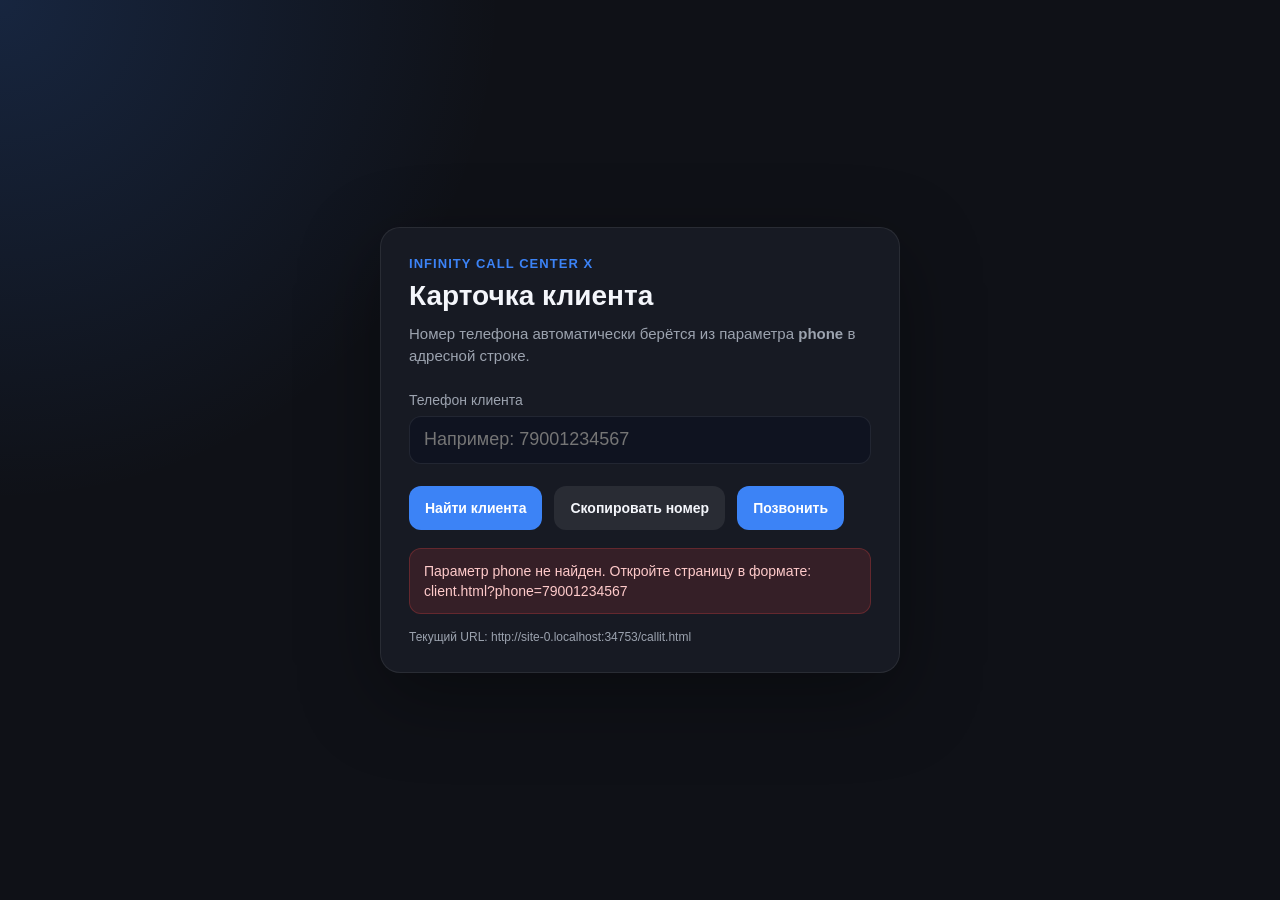
<file: callit.html>
<!doctype html>
<html lang="ru">
<head>
  <meta charset="UTF-8" />
  <meta name="viewport" content="width=device-width, initial-scale=1.0" />

  <title>Карточка клиента</title>

  <style>
    :root {
      --bg: #0f1117;
      --card: #171a23;
      --card-border: rgba(255, 255, 255, 0.08);
      --text: #f4f6fb;
      --muted: #9ca3af;
      --accent: #3c83f6;
      --accent-hover: #2563eb;
      --danger: #ef4444;
      --input-bg: #0f1320;
    }

    * {
      box-sizing: border-box;
    }

    body {
      margin: 0;
      min-height: 100vh;
      font-family: Arial, sans-serif;
      background: radial-gradient(circle at top left, rgba(60, 131, 246, 0.18), transparent 32%),
                  var(--bg);
      color: var(--text);
      display: flex;
      align-items: center;
      justify-content: center;
      padding: 24px;
    }

    .client-card {
      width: 100%;
      max-width: 520px;
      background: var(--card);
      border: 1px solid var(--card-border);
      border-radius: 20px;
      padding: 28px;
      box-shadow: 0 24px 80px rgba(0, 0, 0, 0.35);
    }

    .eyebrow {
      margin: 0 0 8px;
      color: var(--accent);
      font-size: 13px;
      font-weight: 700;
      text-transform: uppercase;
      letter-spacing: 0.08em;
    }

    h1 {
      margin: 0 0 10px;
      font-size: 28px;
      line-height: 1.2;
    }

    .description {
      margin: 0 0 24px;
      color: var(--muted);
      line-height: 1.5;
      font-size: 15px;
    }

    .form-group {
      margin-bottom: 18px;
    }

    label {
      display: block;
      margin-bottom: 8px;
      font-size: 14px;
      color: var(--muted);
    }

    input {
      width: 100%;
      height: 48px;
      border: 1px solid var(--card-border);
      border-radius: 12px;
      padding: 0 14px;
      background: var(--input-bg);
      color: var(--text);
      font-size: 18px;
      outline: none;
    }

    input:focus {
      border-color: var(--accent);
      box-shadow: 0 0 0 4px rgba(60, 131, 246, 0.16);
    }

    .actions {
      display: flex;
      gap: 12px;
      flex-wrap: wrap;
      margin-top: 22px;
    }

    button,
    a.button {
      height: 44px;
      border: 0;
      border-radius: 12px;
      padding: 0 16px;
      font-size: 14px;
      font-weight: 700;
      cursor: pointer;
      text-decoration: none;
      display: inline-flex;
      align-items: center;
      justify-content: center;
    }

    button.primary,
    a.primary {
      background: var(--accent);
      color: white;
    }

    button.primary:hover,
    a.primary:hover {
      background: var(--accent-hover);
    }

    button.secondary {
      background: rgba(255, 255, 255, 0.08);
      color: var(--text);
    }

    .status {
      margin-top: 18px;
      padding: 12px 14px;
      border-radius: 12px;
      background: rgba(255, 255, 255, 0.06);
      color: var(--muted);
      font-size: 14px;
      line-height: 1.45;
    }

    .status.error {
      color: #fecaca;
      background: rgba(239, 68, 68, 0.14);
      border: 1px solid rgba(239, 68, 68, 0.25);
    }

    .raw-url {
      margin-top: 16px;
      color: var(--muted);
      font-size: 12px;
      word-break: break-all;
    }
  </style>
</head>

<body>
  <main class="client-card">
    <p class="eyebrow">Infinity Call Center X</p>
    <h1>Карточка клиента</h1>

    <p class="description">
      Номер телефона автоматически берётся из параметра <b>phone</b> в адресной строке.
    </p>

    <form id="clientForm">
      <div class="form-group">
        <label for="phone">Телефон клиента</label>
        <input
          id="phone"
          name="phone"
          type="tel"
          placeholder="Например: 79001234567"
          autocomplete="tel"
        />
      </div>

      <div class="actions">
        <button class="primary" type="submit">
          Найти клиента
        </button>

        <button class="secondary" type="button" id="copyPhone">
          Скопировать номер
        </button>

        <a class="button primary" id="callLink" href="#">
          Позвонить
        </a>
      </div>
    </form>

    <div id="status" class="status">
      Ожидаю номер телефона...
    </div>

    <div id="rawUrl" class="raw-url"></div>
  </main>

  <script>
    function getQueryParam(name) {
      const params = new URLSearchParams(window.location.search);
      return params.get(name);
    }

    function normalizePhone(phone) {
      if (!phone) return "";

      let value = String(phone).trim();

      // Декодируем URL, если Infinity передал номер в encoded-виде
      try {
        value = decodeURIComponent(value);
      } catch (error) {
        // оставляем как есть
      }

      // Убираем пробелы, скобки, дефисы и прочие символы, кроме цифр и +
      value = value.replace(/[^\d+]/g, "");

      // Если номер начинается с 8 и содержит 11 цифр — заменяем на 7
      if (/^8\d{10}$/.test(value)) {
        value = "7" + value.slice(1);
      }

      // Если номер начинается с +7 — убираем плюс
      if (/^\+7\d{10}$/.test(value)) {
        value = value.slice(1);
      }

      return value;
    }

    function setStatus(message, isError = false) {
      const status = document.getElementById("status");
      status.textContent = message;
      status.classList.toggle("error", isError);
    }

    document.addEventListener("DOMContentLoaded", function () {
      const phoneInput = document.getElementById("phone");
      const copyButton = document.getElementById("copyPhone");
      const callLink = document.getElementById("callLink");
      const form = document.getElementById("clientForm");
      const rawUrl = document.getElementById("rawUrl");

      const rawPhone = getQueryParam("phone");
      const phone = normalizePhone(rawPhone);

      rawUrl.textContent = "Текущий URL: " + window.location.href;

      if (phone) {
        phoneInput.value = phone;
        callLink.href = "tel:+" + phone;
        setStatus("Номер получен из ссылки: " + phone);
      } else {
        callLink.href = "#";
        setStatus("Параметр phone не найден. Откройте страницу в формате: client.html?phone=79001234567", true);
      }

      copyButton.addEventListener("click", async function () {
        const value = phoneInput.value.trim();

        if (!value) {
          setStatus("Сначала укажите номер телефона.", true);
          return;
        }

        try {
          await navigator.clipboard.writeText(value);
          setStatus("Номер скопирован: " + value);
        } catch (error) {
          setStatus("Не удалось скопировать номер. Скопируйте его вручную.", true);
        }
      });

      form.addEventListener("submit", function (event) {
        event.preventDefault();

        const value = normalizePhone(phoneInput.value);

        if (!value) {
          setStatus("Номер телефона пустой.", true);
          return;
        }

        phoneInput.value = value;
        callLink.href = "tel:+" + value;

        // Здесь потом можно добавить реальный поиск в CRM/API
        setStatus("Готово. Можно выполнять поиск клиента по номеру: " + value);
      });
    });
  </script>
</body>
</html>
</file>
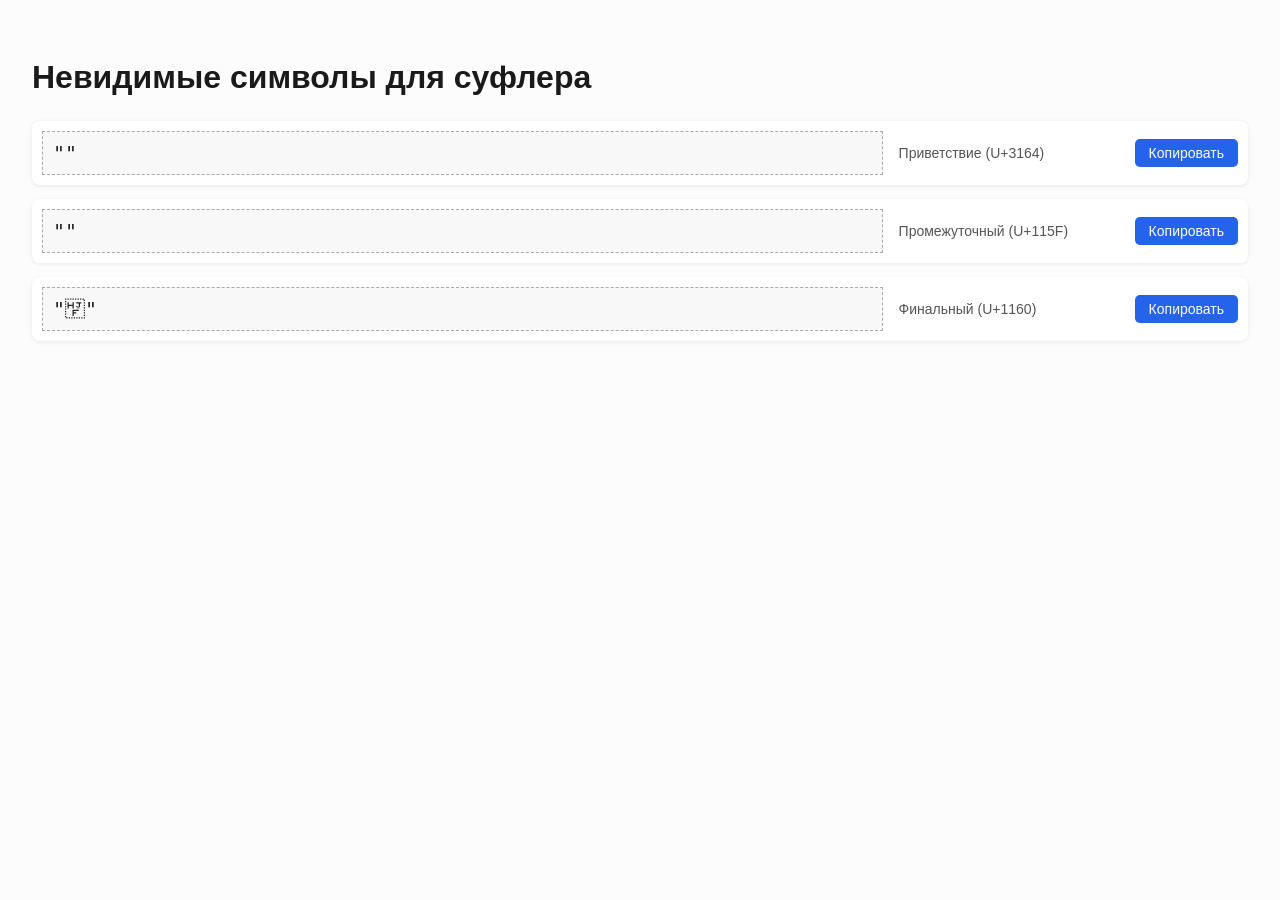
<file: soufler.html>
<!DOCTYPE html>
<html lang="ru">
<head>
  <meta charset="UTF-8" />
  <meta name="viewport" content="width=device-width, initial-scale=1.0"/>
  <title>Невидимые символы для суфлера</title>
  <style>
    body {
      font-family: -apple-system, BlinkMacSystemFont, 'Segoe UI', sans-serif;
      padding: 24px;
      background-color: #fcfcfc;
      color: #222;
      line-height: 1.5;
    }
    h1 {
      margin-bottom: 20px;
      color: #1a1a1a;
    }
    .symbol-item {
      display: flex;
      align-items: center;
      margin-bottom: 14px;
      padding: 10px;
      background: white;
      border-radius: 8px;
      box-shadow: 0 1px 4px rgba(0,0,0,0.08);
    }
    .symbol-preview {
      flex: 1;
      font-size: 20px;
      min-height: 28px;
      border: 1px dashed #aaa;
      padding: 6px 10px;
      margin-right: 16px;
      background-color: #f8f8f8;
      font-family: monospace;
    }
    .symbol-info {
      font-size: 14px;
      color: #555;
      margin-right: 16px;
      min-width: 220px;
    }
    button {
      padding: 6px 14px;
      background: #2563eb;
      color: white;
      border: none;
      border-radius: 5px;
      cursor: pointer;
      font-size: 14px;
    }
    button:hover {
      background: #1d4ed8;
    }
    .copy-all {
      margin-top: 24px;
      padding: 10px 20px;
      font-size: 16px;
      background: #0d9488;
    }
    .copy-all:hover {
      background: #0f766e;
    }
    .note {
      margin-top: 24px;
      padding: 12px;
      background: #fff8e1;
      border-left: 4px solid #ffc107;
      font-size: 14px;
      color: #5d4037;
    }
  </style>
</head>
<body>
  <h1>Невидимые символы для суфлера</h1>

  <div id="symbols-list">
    <!-- Символы будут вставлены сюда -->
  </div>



  <script>
    const symbols = [
      { char: "\u3164", name: "Приветствие", code: "U+3164" },
      { char: "\u115F", name: "Промежуточный", code: "U+115F" },
      { char: "\u1160", name: "Финальный", code: "U+1160" },
    ];

    const list = document.getElementById("symbols-list");

    symbols.forEach(item => {
      const div = document.createElement("div");
      div.className = "symbol-item";

      const preview = document.createElement("div");
      preview.className = "symbol-preview";
      // Показываем в кавычках для наглядности
      preview.textContent = `"${item.char}"`;

      const info = document.createElement("div");
      info.className = "symbol-info";
      info.textContent = `${item.name} (${item.code})`;

      const btn = document.createElement("button");
      btn.textContent = "Копировать";
      btn.onclick = () => copyToClipboard(item.char);

      div.appendChild(preview);
      div.appendChild(info);
      div.appendChild(btn);

      list.appendChild(div);
    });

    async function copyToClipboard(text) {
      try {
        await navigator.clipboard.writeText(text);
        alert(`Скопировано: [невидимый символ ${text.codePointAt(0).toString(16).toUpperCase()}]`);
      } catch (err) {
        console.error("Ошибка копирования:", err);
        alert("Не удалось скопировать символ. Попробуйте вручную.");
      }
    }

    async function copyAll() {
      const allText = symbols.map(s => s.char).join("");
      try {
        await navigator.clipboard.writeText(allText);
        alert("Все 5 символов скопированы!");
      } catch (err) {
        console.error("Ошибка копирования всех:", err);
        alert("Не удалось скопировать все символы.");
      }
    }
  </script>
</body>
</html>
</file>
